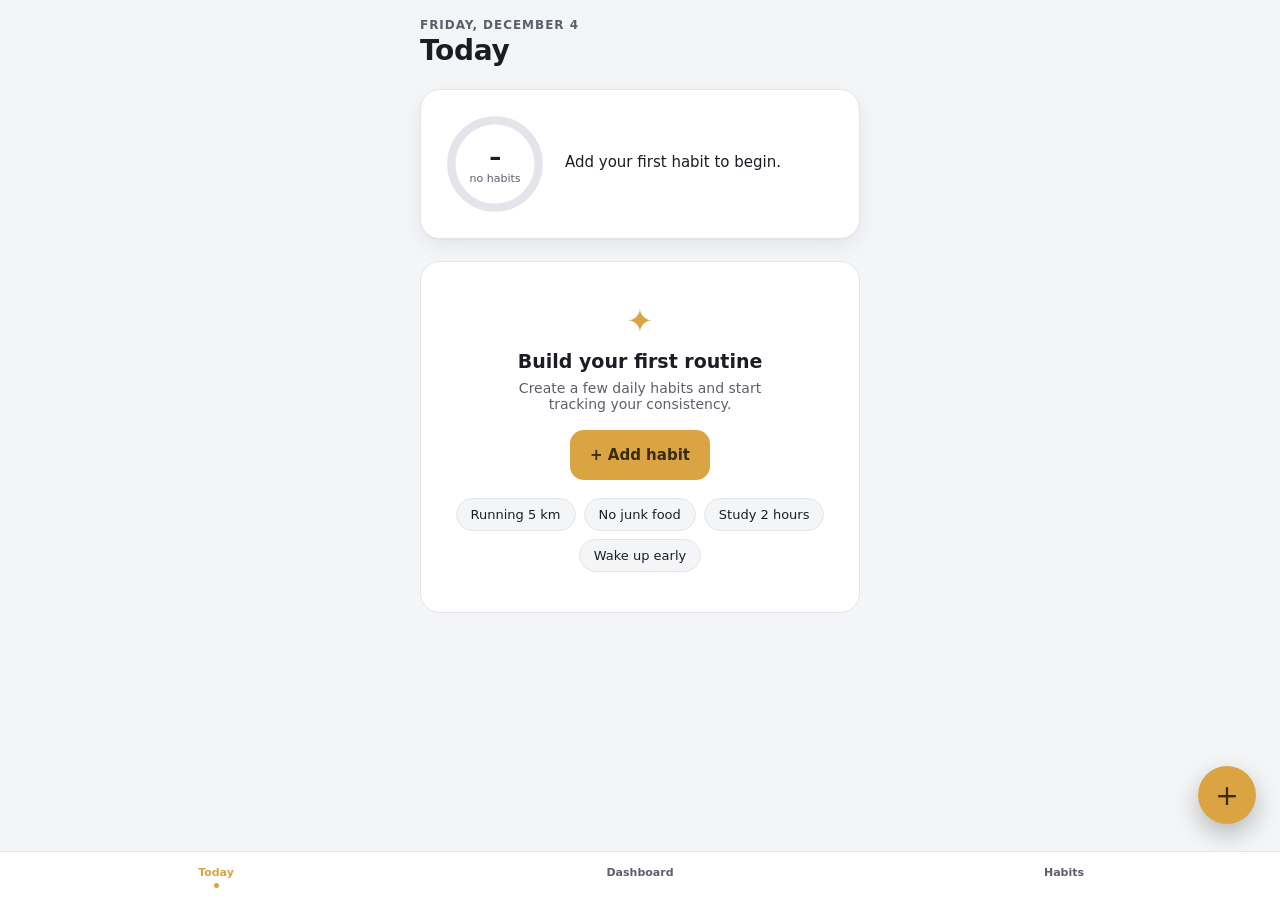
<file: index.html>
<!DOCTYPE html>
<html lang="en">
<head>
<meta charset="UTF-8" />
<meta name="viewport" content="width=device-width, initial-scale=1, viewport-fit=cover" />
<meta name="theme-color" content="#15171F" />
<link rel="manifest" href="manifest.json" />
<title>Discipline Tracker</title>
<style>
  :root{
    color-scheme: light dark;
    --ink-900:#15171F; --ink-800:#1E212C; --ink-700:#2A2E3B;
    --paper-100:#F4F5F7; --paper-000:#FFFFFF;
    --gold:#D9A441; --gold-ink:#3A2B0C;
    --sage:#4F9D8C; --sage-soft:rgba(79,157,140,.16);
    --clay:#C0574B; --clay-soft:rgba(192,87,75,.14);
    --text-onlight:#1B1D24; --text-onlight-dim:#5B5F6B;
    --text-ondark:#ECECF0; --text-ondark-dim:#9A9DAA;
    --radius-lg:20px; --radius-md:14px; --radius-sm:10px;
    --safe-top: env(safe-area-inset-top, 0px);
    --safe-bottom: env(safe-area-inset-bottom, 0px);

    --bg: var(--ink-900); --surface: var(--ink-800);
    --text: var(--text-ondark); --text-dim: var(--text-ondark-dim);
    --border: rgba(255,255,255,.08); --shadow: 0 1px 0 rgba(255,255,255,.03), 0 10px 24px rgba(0,0,0,.35);
  }
  @media (prefers-color-scheme: light){
    :root{
      --bg: var(--paper-100); --surface: var(--paper-000);
      --text: var(--text-onlight); --text-dim: var(--text-onlight-dim);
      --border: #E4E5EA; --shadow: 0 1px 2px rgba(20,20,30,.04), 0 8px 20px rgba(20,20,30,.06);
    }
  }
  *{ box-sizing:border-box; }
  html,body{ margin:0; padding:0; }
  [hidden]{ display:none !important; }
  body{
    background:var(--bg); color:var(--text);
    font-family: system-ui, -apple-system, "Segoe UI", Roboto, sans-serif;
    -webkit-tap-highlight-color: transparent;
    min-height:100vh;
  }
  button, input, textarea{ font-family:inherit; color:inherit; }
  button{ touch-action:manipulation; }
  button{ cursor:pointer; }
  .app-shell{ max-width:480px; margin:0 auto; padding: calc(18px + var(--safe-top)) 20px calc(150px + var(--safe-bottom)); }

  .topbar-row{ display:flex; align-items:flex-start; justify-content:space-between; gap:12px; margin-bottom:22px; }
  .eyebrow{ font-size:12px; font-weight:600; letter-spacing:.08em; text-transform:uppercase; color:var(--text-dim); margin:0 0 2px; }
  .title{ font-size:28px; font-weight:700; margin:0; letter-spacing:-0.01em; }
  .text-btn{ background:none; border:1px solid var(--border); color:var(--text); font-size:14px; font-weight:600; padding:10px 14px; border-radius:999px; min-height:40px; }
  .text-btn:active{ background:var(--surface); }
  .icon-btn{ background:var(--surface); border:1px solid var(--border); width:44px; height:44px; border-radius:50%; font-size:19px; display:flex; align-items:center; justify-content:center; flex:none; }
  .icon-btn:active{ background:var(--border); }
  .section-title{ font-size:15px; font-weight:700; margin:26px 0 12px; }

  /* Score hero */
  .score-hero{ background:var(--surface); border:1px solid var(--border); border-radius:var(--radius-lg); box-shadow:var(--shadow); padding:22px; display:flex; align-items:center; gap:18px; margin-bottom:22px; }
  .score-ring-wrap{ position:relative; width:104px; height:104px; flex:none; }
  .score-ring{ width:100%; height:100%; transform:rotate(-90deg); }
  .score-ring-track{ fill:none; stroke:var(--border); stroke-width:8; }
  .score-ring-fill{ fill:none; stroke:var(--gold); stroke-width:8; stroke-linecap:round; transition:stroke-dashoffset .5s ease; }
  .score-ring-label{ position:absolute; inset:0; display:flex; flex-direction:column; align-items:center; justify-content:center; }
  .score-pct{ font-size:24px; font-weight:700; font-variant-numeric:tabular-nums; letter-spacing:-0.02em; }
  .score-sub{ font-size:11px; color:var(--text-dim); margin-top:1px; }
  .score-body{ flex:1; min-width:0; }
  .score-completed{ font-size:15px; margin:0 0 4px; }
  .score-completed strong{ font-variant-numeric:tabular-nums; }
  .score-formula{ font-size:12px; color:var(--text-dim); margin:0; }

  /* Habit list (Today) */
  .habit-list{ display:flex; flex-direction:column; gap:12px; }
  .habit-card{ background:var(--surface); border:1px solid var(--border); border-radius:var(--radius-lg); box-shadow:var(--shadow); padding:16px; }
  .habit-card-main{ display:flex; align-items:flex-start; gap:12px; margin-bottom:14px; }
  .habit-icon{ font-size:20px; line-height:1; width:32px; height:32px; display:flex; align-items:center; justify-content:center; flex:none; }
  .habit-info{ flex:1; min-width:0; }
  .habit-name{ font-size:16px; font-weight:600; margin:0 0 2px; overflow-wrap:break-word; }
  .habit-desc{ font-size:13px; color:var(--text-dim); margin:0 0 8px; overflow-wrap:break-word; }
  .habit-thread{ display:flex; gap:5px; margin-top:6px; }
  .thread-dot{ width:9px; height:9px; border-radius:3px; background:var(--border); }
  .thread-dot--done{ background:var(--sage); }
  .thread-dot--missed{ background:var(--clay); opacity:.55; }
  .thread-dot--empty{ background:var(--border); }
  .thread-dot--void{ background:transparent; }
  .habit-more{ background:none; border:none; font-size:20px; color:var(--text-dim); padding:6px 8px; margin:-6px -8px 0 0; flex:none; border-radius:8px; }
  .habit-more:active{ background:var(--border); }
  .habit-actions{ display:grid; grid-template-columns:1fr 1fr; gap:10px; }
  .btn-done, .btn-notdone{ min-height:48px; border-radius:var(--radius-md); border:1px solid var(--border); background:transparent; font-size:14px; font-weight:600; }
  .btn-done.is-active{ background:var(--sage-soft); border-color:var(--sage); color:var(--sage); }
  .btn-notdone.is-active{ background:var(--clay-soft); border-color:var(--clay); color:var(--clay); }
  .btn-timer{ width:100%; margin-top:10px; min-height:46px; border-radius:var(--radius-md); border:1px solid var(--gold); background:var(--gold-soft,rgba(217,164,65,.12)); color:var(--gold); font-size:14px; font-weight:600; }

  /* Empty states */
  .empty-state, .no-active-state{ text-align:center; padding:40px 12px; background:var(--surface); border:1px solid var(--border); border-radius:var(--radius-lg); }
  .empty-illustration{ font-size:32px; margin-bottom:10px; color:var(--gold); }
  .empty-state h2{ font-size:19px; margin:0 0 8px; }
  .empty-state p, .no-active-state p{ font-size:14px; color:var(--text-dim); margin:0 0 18px; max-width:32ch; margin-left:auto; margin-right:auto; }
  .suggestion-row{ display:flex; flex-wrap:wrap; gap:8px; justify-content:center; margin-top:18px; }
  .chip{ background:var(--bg); border:1px solid var(--border); border-radius:999px; padding:8px 14px; font-size:13px; color:var(--text); }

  /* Buttons (shared) */
  .btn-primary{ background:var(--gold); color:var(--gold-ink); border:none; min-height:50px; padding:0 20px; border-radius:var(--radius-md); font-size:15px; font-weight:700; }
  .btn-ghost{ background:none; border:1px solid var(--border); color:var(--text); min-height:46px; padding:0 16px; border-radius:var(--radius-md); font-size:14px; font-weight:600; }
  .btn-ghost-danger{ background:none; border:1px solid var(--clay); color:var(--clay); min-height:46px; padding:0 16px; border-radius:var(--radius-md); font-size:14px; font-weight:600; }

  /* FAB */
  .fab{ position:fixed; right:24px; bottom:calc(76px + var(--safe-bottom)); width:58px; height:58px; border-radius:50%; background:var(--gold); color:var(--gold-ink); border:none; font-size:28px; font-weight:400; box-shadow:0 10px 24px rgba(0,0,0,.25); z-index:5; }
  .fab:active{ transform:scale(.94); }

  /* Bottom nav */
  .bottom-nav{ position:fixed; left:0; right:0; bottom:0; background:var(--surface); border-top:1px solid var(--border); display:flex; padding:6px 4px calc(6px + var(--safe-bottom)); z-index:6; }
  .nav-btn{ flex:1; background:none; border:none; padding:8px 4px 6px; display:flex; flex-direction:column; align-items:center; gap:4px; color:var(--text-dim); font-size:11px; font-weight:600; border-radius:12px; }
  .nav-btn.is-active{ color:var(--gold); }
  .nav-dot{ width:5px; height:5px; border-radius:50%; background:currentColor; opacity:0; }
  .nav-btn.is-active .nav-dot{ opacity:1; }

  /* Manage / Habits screen */
  .manage-count{ font-size:13px; color:var(--text-dim); margin:-14px 0 18px; }
  .manage-row{ display:flex; align-items:center; justify-content:space-between; gap:10px; background:var(--surface); border:1px solid var(--border); border-radius:var(--radius-md); padding:12px 14px; margin-bottom:10px; }
  .manage-row-main{ display:flex; align-items:center; gap:10px; min-width:0; }
  .manage-icon{ font-size:17px; flex:none; }
  .manage-name{ font-size:15px; font-weight:600; overflow:hidden; text-overflow:ellipsis; white-space:nowrap; }
  .manage-row-actions{ display:flex; align-items:center; gap:8px; flex:none; }
  .pill{ font-size:12px; font-weight:700; border-radius:999px; padding:7px 12px; border:1px solid; min-height:0; }
  .pill--active{ background:var(--sage-soft); border-color:var(--sage); color:var(--sage); }
  .pill--inactive{ background:var(--bg); border-color:var(--border); color:var(--text-dim); }
  .link-btn{ background:none; border:none; color:var(--gold); font-size:13px; font-weight:700; padding:8px 4px; }

  /* Dashboard: streak row */
  .stat-row{ display:flex; gap:12px; margin-bottom:22px; }
  .stat-card{ flex:1; background:var(--surface); border:1px solid var(--border); border-radius:var(--radius-lg); box-shadow:var(--shadow); padding:16px; text-align:center; }
  .stat-value{ font-size:26px; font-weight:700; font-variant-numeric:tabular-nums; }
  .stat-label{ font-size:12px; color:var(--text-dim); margin-top:2px; }

  /* Dashboard: per-habit consistency */
  .habit-stat-card{ background:var(--surface); border:1px solid var(--border); border-radius:var(--radius-md); padding:14px; margin-bottom:10px; }
  .habit-stat-name{ font-size:15px; font-weight:600; margin:0 0 10px; display:flex; align-items:center; gap:8px; }
  .habit-stat-grid{ display:grid; grid-template-columns:1fr 1fr; gap:10px; }
  .habit-stat-item .v{ font-size:16px; font-weight:700; font-variant-numeric:tabular-nums; }
  .habit-stat-item .l{ font-size:11px; color:var(--text-dim); }
  .muted-note{ font-size:13px; color:var(--text-dim); background:var(--surface); border:1px solid var(--border); border-radius:var(--radius-md); padding:14px; }

  /* Dashboard: weekly bar chart */
  .week-chart{ display:flex; gap:8px; background:var(--surface); border:1px solid var(--border); border-radius:var(--radius-lg); padding:16px 12px 12px; box-shadow:var(--shadow); }
  .week-bar-col{ flex:1; display:flex; flex-direction:column; align-items:center; }
  .week-bar-track{ width:100%; max-width:22px; height:90px; background:var(--bg); border-radius:6px; display:flex; align-items:flex-end; overflow:hidden; }
  .week-bar-fill{ width:100%; background:var(--sage); border-radius:6px 6px 0 0; transition:height .4s ease; min-height:2px; }
  .week-bar-label{ font-size:11px; color:var(--text-dim); margin-top:6px; }
  .week-bar-pct{ font-size:10px; color:var(--text-dim); font-variant-numeric:tabular-nums; }

  /* Dashboard: monthly calendar */
  .cal-weekday-row{ display:grid; grid-template-columns:repeat(7,1fr); text-align:center; font-size:11px; color:var(--text-dim); margin-bottom:6px; }
  .cal-grid{ display:grid; grid-template-columns:repeat(7,1fr); gap:6px; }
  .cal-cell{ aspect-ratio:1; border-radius:8px; display:flex; align-items:center; justify-content:center; font-size:11px; font-variant-numeric:tabular-nums; border:1px solid var(--border); color:var(--text-dim); }
  .cal-cell--blank{ border:none; }
  .cal-cell--future{ border-style:dashed; opacity:.4; }
  .cal-cell--void{ opacity:.4; }
  .cal-cell--l0{ background:var(--bg); }
  .cal-cell--l1{ background:rgba(79,157,140,.22); border-color:transparent; color:var(--text); }
  .cal-cell--l2{ background:rgba(79,157,140,.45); border-color:transparent; color:var(--text); }
  .cal-cell--l3{ background:rgba(79,157,140,.7); border-color:transparent; color:var(--text-ondark); }
  .cal-cell--l4{ background:var(--sage); border-color:transparent; color:var(--text-ondark); font-weight:700; }
  .cal-cell--today{ outline:2px solid var(--gold); outline-offset:1px; }

  /* Dashboard: score trio */
  .score-trio{ display:flex; gap:10px; margin-bottom:16px; }
  .score-card{ flex:1; background:var(--surface); border:1px solid var(--border); border-radius:var(--radius-lg); box-shadow:var(--shadow); padding:14px; text-align:center; }
  .score-card .v{ font-size:22px; font-weight:700; font-variant-numeric:tabular-nums; }
  .score-card .l{ font-size:11px; color:var(--text-dim); margin:2px 0 8px; }
  .score-card details{ text-align:left; }
  .score-card summary{ font-size:11px; color:var(--gold); cursor:pointer; list-style:none; }
  .score-card summary::-webkit-details-marker{ display:none; }
  .score-card details p{ font-size:11px; color:var(--text-dim); margin:6px 0 0; }

  /* Dashboard: trend */
  .trend-card{ background:var(--surface); border:1px solid var(--border); border-radius:var(--radius-lg); box-shadow:var(--shadow); padding:16px; display:flex; align-items:center; justify-content:space-between; gap:10px; }
  .trend-label{ font-size:16px; font-weight:700; }
  .trend-diff{ font-size:13px; color:var(--text-dim); font-variant-numeric:tabular-nums; }
  .trend-note{ font-size:12px; color:var(--text-dim); margin:8px 0 0; }

  /* Dashboard: achievements */
  .achv-grid{ display:grid; grid-template-columns:repeat(3,1fr); gap:10px; }
  .achv-badge{ background:var(--surface); border:1px solid var(--border); border-radius:var(--radius-md); padding:12px 8px; text-align:center; opacity:.35; }
  .achv-badge.unlocked{ opacity:1; border-color:var(--gold); background:rgba(217,164,65,.1); }
  .achv-icon{ font-size:20px; margin-bottom:4px; }
  .achv-label{ font-size:10.5px; font-weight:600; line-height:1.25; }

  /* Dashboard: personal records */
  .records-list{ background:var(--surface); border:1px solid var(--border); border-radius:var(--radius-lg); box-shadow:var(--shadow); padding:6px 16px; }
  .record-row{ display:flex; justify-content:space-between; align-items:center; padding:12px 0; border-bottom:1px solid var(--border); font-size:14px; }
  .record-row:last-child{ border-bottom:none; }
  .record-row .v{ font-weight:700; font-variant-numeric:tabular-nums; }

  /* Sheet */
  .sheet-overlay{ position:fixed; inset:0; background:rgba(10,10,15,.5); display:flex; align-items:flex-end; z-index:10; }
  .sheet{ width:100%; max-width:480px; margin:0 auto; background:var(--bg); border-radius:24px 24px 0 0; padding:22px 20px calc(22px + var(--safe-bottom)); max-height:88vh; overflow-y:auto; }
  .sheet h2{ font-size:20px; margin:0 0 18px; }
  .field{ display:block; margin-bottom:14px; }
  .field-label{ display:block; font-size:13px; font-weight:600; color:var(--text-dim); margin-bottom:6px; }
  .field input, .field textarea, .field select{ width:100%; background:var(--surface); border:1px solid var(--border); border-radius:var(--radius-sm); padding:12px 14px; font-size:16px; }
  .field textarea{ resize:vertical; min-height:60px; }
  .sheet-error{ background:var(--clay-soft); color:var(--clay); font-size:13px; font-weight:600; padding:10px 12px; border-radius:var(--radius-sm); margin:0 0 14px; }
  .sheet-actions{ display:flex; flex-wrap:wrap; gap:10px; margin-top:6px; }
  .sheet-actions .btn-primary{ flex:1; min-width:120px; }
  .sheet-secondary-row{ display:flex; gap:10px; margin-bottom:10px; }
  .sheet-secondary-row .btn-ghost, .sheet-secondary-row .btn-ghost-danger{ flex:1; }
  .reminder-row{ display:flex; gap:10px; }
  .reminder-row .field{ flex:1; }
  .reminder-row select{ width:100%; background:var(--surface); border:1px solid var(--border); border-radius:var(--radius-sm); padding:12px 10px; font-size:14px; }

  .ring-overlay{ position:fixed; inset:0; background:var(--ink-900); z-index:50; display:flex; flex-direction:column; align-items:center; justify-content:center; gap:14px; padding:24px; text-align:center; }
  .ring-icon{ font-size:64px; }
  .ring-time{ font-size:40px; font-weight:700; color:#ECECF0; font-variant-numeric:tabular-nums; }
  .ring-label{ font-size:16px; color:#9A9DAA; margin-bottom:10px; }
  .ring-stop-btn{ width:180px; }
  @media (prefers-reduced-motion:no-preference){
    .ring-icon{ animation: ringPulse .6s ease-in-out infinite; }
    .ring-overlay{ animation: ringFlash 1.4s ease-in-out infinite; }
  }
  @keyframes ringPulse{ 0%,100%{ transform:scale(1);} 50%{ transform:scale(1.2);} }
  @keyframes ringFlash{ 0%,100%{ background:var(--ink-900);} 50%{ background:#241812;} }

  @media (prefers-reduced-motion:no-preference){
    .habit-card{ animation: rise .3s ease both; }
  }
  @keyframes rise{ from{ opacity:0; transform:translateY(6px);} to{ opacity:1; transform:none;} }
</style>
</head>
<body>
<noscript>This app needs JavaScript enabled to work.</noscript>

<div class="app-shell">

  <!-- TODAY SCREEN -->
  <main id="todayScreen">
    <div class="topbar-row">
      <div>
        <p class="eyebrow" id="dateEyebrow"></p>
        <h1 class="title">Today</h1>
      </div>
    </div>

    <section class="score-hero" id="scoreHero" aria-live="polite"></section>

    <div class="empty-state" id="emptyState" hidden>
      <div class="empty-illustration">&#10022;</div>
      <h2>Build your first routine</h2>
      <p>Create a few daily habits and start tracking your consistency.</p>
      <button class="btn-primary" id="emptyAddBtn">+ Add habit</button>
      <div class="suggestion-row">
        <button class="chip" data-suggest="Running 5 km">Running 5 km</button>
        <button class="chip" data-suggest="No junk food">No junk food</button>
        <button class="chip" data-suggest="Study 2 hours">Study 2 hours</button>
        <button class="chip" data-suggest="Wake up early">Wake up early</button>
      </div>
    </div>

    <div class="no-active-state" id="noActiveState" hidden>
      <p>All your habits are currently disabled. Open the <strong>Habits</strong> tab below to turn one back on.</p>
    </div>

    <div class="habit-list" id="habitList"></div>
  </main>

  <!-- DASHBOARD SCREEN -->
  <main id="dashboardScreen" hidden>
    <div class="topbar-row">
      <div>
        <p class="eyebrow">Overview</p>
        <h1 class="title">Dashboard</h1>
      </div>
    </div>

    <div id="dashEmpty" class="empty-state" hidden>
      <div class="empty-illustration">&#9652;</div>
      <h2>Nothing to show yet</h2>
      <p>Add a habit and mark a few days to see your dashboard come to life.</p>
    </div>

    <div id="dashContent" hidden>
      <section class="score-hero" id="dashTodayScore"></section>

      <section class="stat-row" id="streakRow"></section>

      <h2 class="section-title">Your habits</h2>
      <div id="habitConsistencyList"></div>

      <h2 class="section-title">This week</h2>
      <div class="week-chart" id="weekChart"></div>

      <h2 class="section-title">This month</h2>
      <div class="cal-weekday-row"><span>S</span><span>M</span><span>T</span><span>W</span><span>T</span><span>F</span><span>S</span></div>
      <div class="cal-grid" id="calGrid"></div>

      <h2 class="section-title">Scores</h2>
      <div class="score-trio" id="scoreTrio"></div>
      <div class="trend-card" id="trendCard"></div>

      <h2 class="section-title">Achievements</h2>
      <div class="achv-grid" id="achvGrid"></div>

      <h2 class="section-title">Personal records</h2>
      <div class="records-list" id="recordsList"></div>
    </div>
  </main>

  <!-- HABITS SCREEN -->
  <main id="habitsScreen" hidden>
    <div class="topbar-row">
      <div>
        <p class="eyebrow">Manage</p>
        <h1 class="title">Your habits</h1>
      </div>
    </div>
    <p class="manage-count" id="manageCount"></p>
    <div id="manageList"></div>
  </main>

  <button class="fab" id="fabAddBtn" aria-label="Add habit">+</button>
</div>

<nav class="bottom-nav">
  <button class="nav-btn is-active" data-screen="today"><span>Today</span><span class="nav-dot"></span></button>
  <button class="nav-btn" data-screen="dashboard"><span>Dashboard</span><span class="nav-dot"></span></button>
  <button class="nav-btn" data-screen="habits"><span>Habits</span><span class="nav-dot"></span></button>
</nav>

<!-- ADD / EDIT SHEET -->
<div class="sheet-overlay" id="sheetOverlay" hidden>
  <div class="sheet" role="dialog" aria-modal="true" aria-labelledby="sheetTitle">
    <h2 id="sheetTitle">Add habit</h2>
    <p class="sheet-error" id="sheetError" hidden></p>

    <div class="field">
      <label class="field-label" for="habitNameInput">Habit name</label>
      <input id="habitNameInput" maxlength="60" placeholder='e.g. &quot;Running 5 km&quot;' />
    </div>
    <div class="field">
      <label class="field-label" for="habitIconInput">Icon (optional)</label>
      <input id="habitIconInput" maxlength="8" placeholder="&#127939;" />
    </div>
    <div class="field">
      <label class="field-label" for="habitDescInput">Description / target (optional)</label>
      <textarea id="habitDescInput" maxlength="120" placeholder="e.g. Before 7 AM, 5 days a week"></textarea>
    </div>
    <div class="field">
      <label class="field-label" for="habitTimerInput">Timer length in minutes (optional)</label>
      <input type="number" id="habitTimerInput" inputmode="numeric" min="1" max="600" placeholder="e.g. 10" />
    </div>
    <div class="field">
      <label class="field-label" for="habitReminderTime">Reminder time (optional)</label>
      <input type="time" id="habitReminderTime" />
    </div>
    <div class="field" id="snoozeFieldsRow" style="display:flex; gap:10px;">
      <div style="flex:1;">
        <label class="field-label" for="habitSnoozeInterval">Ring again after</label>
        <select id="habitSnoozeInterval">
          <option value="1">1 min</option>
          <option value="3">3 min</option>
          <option value="5">5 min</option>
          <option value="10">10 min</option>
          <option value="15">15 min</option>
          <option value="20">20 min</option>
          <option value="30">30 min</option>
        </select>
      </div>
      <div style="flex:1;">
        <label class="field-label" for="habitSnoozeCount">Repeat if not stopped</label>
        <select id="habitSnoozeCount">
          <option value="0">Don't repeat</option>
          <option value="1">1 time</option>
          <option value="3">3 times</option>
          <option value="5">5 times</option>
          <option value="10">10 times</option>
        </select>
      </div>
    </div>

    <div class="sheet-secondary-row" id="editOnlyRow" hidden>
      <button class="btn-ghost" id="toggleActiveBtn">Disable</button>
      <button class="btn-ghost-danger" id="deleteHabitBtn">Delete</button>
    </div>

    <div class="sheet-actions">
      <button class="btn-ghost" id="cancelSheetBtn">Cancel</button>
      <button class="btn-primary" id="saveHabitBtn">Save</button>
    </div>
  </div>
</div>

<!-- RINGING REMINDER -->
<div class="ring-overlay" id="ringOverlay" hidden role="alertdialog" aria-modal="true">
  <div class="ring-icon">&#9200;</div>
  <div class="ring-time" id="ringAlarmTime"></div>
  <div class="ring-label" id="ringAlarmLabel"></div>
  <button class="btn-primary ring-stop-btn" id="stopRingBtn">Stop</button>
</div>

<!-- HABIT TIMER -->
<div class="ring-overlay" id="timerOverlay" hidden role="alertdialog" aria-modal="true">
  <div class="ring-label" id="timerHabitName"></div>
  <div class="ring-time" id="timerDisplay" style="font-size:56px;"></div>
  <div id="timerRunningRow" style="display:flex; gap:12px;">
    <button class="btn-ghost" id="timerPauseBtn">Pause</button>
    <button class="btn-ghost-danger" id="timerCancelBtn">Cancel</button>
  </div>
  <div id="timerFinishedRow" hidden style="display:flex; flex-direction:column; gap:12px; align-items:center;">
    <div class="ring-label">Time's up!</div>
    <div class="ring-label" id="timerSnoozeNote" style="font-size:13px;"></div>
    <button class="btn-primary ring-stop-btn" id="timerMarkDoneBtn">Mark habit done</button>
    <button class="btn-ghost" id="timerCloseBtn">Close</button>
  </div>
</div>

<script>
(function(){
  "use strict";

  var MAX_ACTIVE = 10;
  var KEYS = { habits:'dt_habits_v1', records:'dt_records_v1' };

  // ---------- storage ----------
  function loadHabits(){
    try { var raw = localStorage.getItem(KEYS.habits); return raw ? JSON.parse(raw) : []; }
    catch(e){ return []; }
  }
  function saveHabits(list){
    try { localStorage.setItem(KEYS.habits, JSON.stringify(list)); }
    catch(e){ alert('Could not save that habit. Your browser storage may be full or disabled.'); }
  }
  function loadRecords(){
    try { var raw = localStorage.getItem(KEYS.records); return raw ? JSON.parse(raw) : {}; }
    catch(e){ return {}; }
  }
  function saveRecords(rec){
    try { localStorage.setItem(KEYS.records, JSON.stringify(rec)); }
    catch(e){ alert('Could not save that entry. Your browser storage may be full or disabled.'); }
  }

  var habits = loadHabits();
  var records = loadRecords();

  // ---------- date helpers ----------
  function getLocalDateString(d){
    d = d || new Date();
    var y = d.getFullYear(), m = String(d.getMonth()+1).padStart(2,'0'), day = String(d.getDate()).padStart(2,'0');
    return y + '-' + m + '-' + day;
  }
  function todayStr(){ return getLocalDateString(new Date()); }
  function dateFromISO(iso){ return new Date(iso + 'T00:00:00'); }
  function makeId(){ return 'h_' + Date.now().toString(36) + '_' + Math.random().toString(36).slice(2,8); }
  function currentHM(){
    var d = new Date();
    return String(d.getHours()).padStart(2,'0') + ':' + String(d.getMinutes()).padStart(2,'0');
  }
  function formatTime12(hm){
    var parts = hm.split(':'); var h = parseInt(parts[0],10); var m = parts[1];
    var suffix = h >= 12 ? 'PM' : 'AM';
    var h12 = h % 12; if (h12 === 0) h12 = 12;
    return h12 + ':' + m + ' ' + suffix;
  }

  // ---------- ring sound + vibration ----------
  var audioCtx = null;
  function unlockAudio(){
    if (audioCtx) return;
    try { audioCtx = new (window.AudioContext || window.webkitAudioContext)(); } catch(e){}
  }
  document.addEventListener('click', unlockAudio, { once:true });

  var ringLoopTimer = null;
  function beep(startTime, freq){
    if (!audioCtx) return;
    var osc = audioCtx.createOscillator();
    var gain = audioCtx.createGain();
    osc.type = 'square';
    osc.frequency.value = freq;
    gain.gain.setValueAtTime(0, startTime);
    gain.gain.linearRampToValueAtTime(0.5, startTime + 0.005);
    gain.gain.setValueAtTime(0.5, startTime + 0.11);
    gain.gain.linearRampToValueAtTime(0, startTime + 0.14);
    osc.connect(gain); gain.connect(audioCtx.destination);
    osc.start(startTime); osc.stop(startTime + 0.15);
  }
  function playTriplet(baseTime){
    // three sharp, rapid-fire beeps - the classic "wake up now" pattern
    beep(baseTime, 1000);
    beep(baseTime + 0.18, 1000);
    beep(baseTime + 0.36, 1000);
  }
  function startRingSound(){
    if (!audioCtx){ try { audioCtx = new (window.AudioContext || window.webkitAudioContext)(); } catch(e){ return; } }
    if (audioCtx.state === 'suspended'){ audioCtx.resume(); }
    stopRingSound();
    playTriplet(audioCtx.currentTime);
    ringLoopTimer = setInterval(function(){
      playTriplet(audioCtx.currentTime);
    }, 700);
  }
  function stopRingSound(){
    if (ringLoopTimer){ clearInterval(ringLoopTimer); ringLoopTimer = null; }
  }

  var vibrateTimer = null;
  function startVibrate(){
    if (!navigator.vibrate) return;
    navigator.vibrate([300,150,300,150,300]);
    vibrateTimer = setInterval(function(){ navigator.vibrate([300,150,300,150,300]); }, 1200);
  }
  function stopVibrate(){
    if (vibrateTimer){ clearInterval(vibrateTimer); vibrateTimer = null; }
    if (navigator.vibrate) navigator.vibrate(0);
  }

  // ---------- habit reminders (clock-time, with snooze) ----------
  var REMINDER_BURST_MS = 25000; // each "ring" lasts 25 seconds, then goes quiet until the next snooze
  var firedThisMinute = {};
  var reminderRing = null; // { habitId, snoozeIntervalMin, snoozesLeft }
  var reminderBurstTimeoutId = null;
  var reminderSnoozeTimeoutId = null;

  function checkReminders(){
    var hm = currentHM();
    habits.forEach(function(h){
      if (!h.active || !h.reminderTime) return;
      if (h.reminderTime === hm && firedThisMinute[h.id] !== hm){
        firedThisMinute[h.id] = hm;
        triggerReminder(h);
      }
    });
  }
  function triggerReminder(h){
    clearReminderTimeouts();
    reminderRing = {
      habitId: h.id,
      snoozeIntervalMin: h.snoozeInterval || 5,
      snoozesLeft: (typeof h.snoozeCount === 'number') ? h.snoozeCount : 0
    };
    ringAlarmTime.textContent = formatTime12(h.reminderTime);
    ringAlarmLabel.textContent = h.name;
    ringOverlay.hidden = false;
    fireReminderBurst();
  }
  function fireReminderBurst(){
    startRingSound();
    startVibrate();
    reminderBurstTimeoutId = setTimeout(function(){
      stopRingSound();
      stopVibrate();
      scheduleReminderSnooze();
    }, REMINDER_BURST_MS);
  }
  function scheduleReminderSnooze(){
    if (reminderRing && reminderRing.snoozesLeft > 0){
      reminderSnoozeTimeoutId = setTimeout(function(){
        if (!reminderRing) return;
        reminderRing.snoozesLeft--;
        fireReminderBurst();
      }, reminderRing.snoozeIntervalMin * 60000);
    }
  }
  function clearReminderTimeouts(){
    if (reminderBurstTimeoutId){ clearTimeout(reminderBurstTimeoutId); reminderBurstTimeoutId = null; }
    if (reminderSnoozeTimeoutId){ clearTimeout(reminderSnoozeTimeoutId); reminderSnoozeTimeoutId = null; }
  }
  function dismissRing(){
    stopRingSound();
    stopVibrate();
    clearReminderTimeouts();
    ringOverlay.hidden = true;
    reminderRing = null;
  }

  // ---------- habit timer ----------
  var timerState = null;
  var timerIntervalId = null;
  var snoozeTimeoutId = null;
  var ringBurstTimeoutId = null;
  var RING_BURST_MS = 25000; // each "ring" lasts 25 seconds before going quiet
  function pad2(n){ return String(n).padStart(2,'0'); }
  function renderTimerDisplay(){
    var m = Math.floor(timerState.remaining / 60);
    var s = timerState.remaining % 60;
    timerDisplay.textContent = pad2(m) + ':' + pad2(s);
  }
  function startTimer(habitId){
    var h = habits.find(function(x){ return x.id === habitId; });
    if (!h || !h.duration) return;
    stopTimerInterval();
    timerState = { habitId: habitId, remaining: h.duration * 60, paused: false, snoozesLeft: 0 };
    timerHabitName.textContent = h.name;
    timerPauseBtn.textContent = 'Pause';
    renderTimerDisplay();
    timerRunningRow.hidden = false;
    timerFinishedRow.hidden = true;
    timerOverlay.hidden = false;
    timerIntervalId = setInterval(tickTimer, 1000);
  }
  function tickTimer(){
    if (!timerState || timerState.paused) return;
    timerState.remaining--;
    if (timerState.remaining <= 0){
      timerState.remaining = 0;
      renderTimerDisplay();
      finishTimer();
      return;
    }
    renderTimerDisplay();
  }
  function stopTimerInterval(){
    if (timerIntervalId){ clearInterval(timerIntervalId); timerIntervalId = null; }
  }
  function finishTimer(){
    stopTimerInterval();
    var h = habits.find(function(x){ return x.id === timerState.habitId; });
    timerState.snoozeIntervalMin = (h && h.snoozeInterval) ? h.snoozeInterval : 5;
    timerState.snoozesLeft = (h && typeof h.snoozeCount === 'number') ? h.snoozeCount : 0;
    timerRunningRow.hidden = true;
    timerFinishedRow.hidden = false;
    ringBurst();
  }
  function ringBurst(){
    startRingSound();
    startVibrate();
    timerSnoozeNote.textContent = timerState.snoozesLeft > 0
      ? 'Ringing now. Will ring again in ' + timerState.snoozeIntervalMin + ' min if not stopped (' + timerState.snoozesLeft + ' more time' + (timerState.snoozesLeft === 1 ? '' : 's') + ').'
      : 'Ringing now.';
    clearRingBurstTimeout();
    ringBurstTimeoutId = setTimeout(function(){
      stopRingSound();
      stopVibrate();
      scheduleSnooze();
    }, RING_BURST_MS);
  }
  function scheduleSnooze(){
    clearSnoozeTimeout();
    if (timerState && timerState.snoozesLeft > 0){
      timerSnoozeNote.textContent = 'Quiet for now \u2014 will ring again in ' + timerState.snoozeIntervalMin + ' min (' + timerState.snoozesLeft + ' more time' + (timerState.snoozesLeft === 1 ? '' : 's') + ') unless you stop it.';
      snoozeTimeoutId = setTimeout(function(){
        if (!timerState) return;
        timerState.snoozesLeft--;
        ringBurst();
      }, timerState.snoozeIntervalMin * 60000);
    } else if (timerState){
      timerSnoozeNote.textContent = 'Done ringing.';
    }
  }
  function clearSnoozeTimeout(){ if (snoozeTimeoutId){ clearTimeout(snoozeTimeoutId); snoozeTimeoutId = null; } }
  function clearRingBurstTimeout(){ if (ringBurstTimeoutId){ clearTimeout(ringBurstTimeoutId); ringBurstTimeoutId = null; } }
  function closeTimer(){
    stopTimerInterval();
    stopRingSound();
    stopVibrate();
    clearSnoozeTimeout();
    clearRingBurstTimeout();
    timerOverlay.hidden = true;
    timerState = null;
  }

  function escapeHtml(str){
    return String(str == null ? '' : str).replace(/[&<>"']/g, function(c){
      return {'&':'&amp;','<':'&lt;','>':'&gt;','"':'&quot;',"'":'&#39;'}[c];
    });
  }
  function clamp(n,min,max){ return Math.max(min, Math.min(max, n)); }
  function activeCount(){ return habits.filter(function(h){ return h.active; }).length; }
  function earliestHabitDate(){
    if (!habits.length) return null;
    return habits.reduce(function(m,h){ return h.createdDate < m ? h.createdDate : m; }, habits[0].createdDate);
  }

  // ---------- record status ----------
  function getRecordStatus(habitId, dateStr){
    return (records[dateStr] && records[dateStr][habitId]) || 'unanswered';
  }
  function setRecordStatus(habitId, dateStr, status){
    if (!records[dateStr]) records[dateStr] = {};
    if (status === 'unanswered'){
      delete records[dateStr][habitId];
      if (Object.keys(records[dateStr]).length === 0) delete records[dateStr];
    } else {
      records[dateStr][habitId] = status;
    }
    saveRecords(records);
  }
  function computeDailyScore(dateStr){
    var applicable = habits.filter(function(h){ return h.active && h.createdDate <= dateStr; });
    var total = applicable.length;
    if (total === 0) return { completed:0, total:0, percent:null };
    var completed = applicable.filter(function(h){ return getRecordStatus(h.id, dateStr) === 'completed'; }).length;
    return { completed:completed, total:total, percent:Math.round(completed/total*100) };
  }

  // ---------- streak helpers (generic) ----------
  function currentStreakFor(isGoodFn, sinceDate){
    var streak = 0;
    var cursor = new Date();
    var ds = getLocalDateString(cursor);
    if (!isGoodFn(ds)) cursor.setDate(cursor.getDate()-1);
    while (true){
      ds = getLocalDateString(cursor);
      if (sinceDate && ds < sinceDate) break;
      if (isGoodFn(ds)){ streak++; cursor.setDate(cursor.getDate()-1); }
      else break;
    }
    return streak;
  }
  function bestStreakFor(isGoodFn, sinceDate){
    if (!sinceDate) return 0;
    var cursor = dateFromISO(sinceDate);
    var end = new Date();
    var run = 0, best = 0;
    while (cursor <= end){
      var ds = getLocalDateString(cursor);
      if (isGoodFn(ds)){ run++; if (run > best) best = run; }
      else { run = 0; }
      cursor.setDate(cursor.getDate()+1);
    }
    return best;
  }
  function isStreakDay(ds){
    var rec = records[ds];
    if (!rec) return false;
    return Object.keys(rec).some(function(hid){ return rec[hid] === 'completed'; });
  }
  function computeOverallCurrentStreak(){ return currentStreakFor(isStreakDay, earliestHabitDate()); }
  function computeOverallBestStreak(){ return bestStreakFor(isStreakDay, earliestHabitDate()); }

  // ---------- per-habit stats ----------
  function computeHabitStats(h){
    var since = h.createdDate, end = new Date();
    var cursor = dateFromISO(since);
    var totalDays = 0, completedDays = 0;
    while (cursor <= end){
      totalDays++;
      if (getRecordStatus(h.id, getLocalDateString(cursor)) === 'completed') completedDays++;
      cursor.setDate(cursor.getDate()+1);
    }
    var percent = totalDays > 0 ? Math.round(completedDays/totalDays*100) : 0;
    var isGood = function(ds){ return getRecordStatus(h.id, ds) === 'completed'; };
    return {
      totalDays: totalDays, completedDays: completedDays, percent: percent,
      current: currentStreakFor(isGood, since), best: bestStreakFor(isGood, since)
    };
  }

  // ---------- range rates ----------
  function rateOverLastNDays(n, offset){
    var vals = [];
    var today = new Date();
    for (var i = offset + n - 1; i >= offset; i--){
      var d = new Date(today); d.setDate(d.getDate()-i);
      var s = computeDailyScore(getLocalDateString(d));
      if (s.total > 0) vals.push(s.percent);
    }
    if (!vals.length) return null;
    return Math.round(vals.reduce(function(a,b){ return a+b; },0) / vals.length);
  }
  function last7Rate(){ return rateOverLastNDays(7,0); }
  function previous7Rate(){ return rateOverLastNDays(7,7); }
  function overallRate(){
    var since = earliestHabitDate();
    if (!since) return null;
    var cursor = dateFromISO(since), end = new Date();
    var totalC = 0, totalA = 0;
    while (cursor <= end){
      var s = computeDailyScore(getLocalDateString(cursor));
      totalC += s.completed; totalA += s.total;
      cursor.setDate(cursor.getDate()+1);
    }
    return totalA > 0 ? Math.round(totalC/totalA*100) : null;
  }

  // ---------- scores ----------
  function computeDisciplineScore(){
    var l7 = last7Rate();
    if (l7 === null) return null;
    var overall = overallRate();
    var streakFactor = Math.min(computeOverallCurrentStreak()/30, 1) * 100;
    var ov = overall === null ? l7 : overall;
    return Math.round(0.5*l7 + 0.25*streakFactor + 0.25*ov);
  }
  function computeConsistencyScore(){
    var since = earliestHabitDate();
    if (!since) return null;
    var cursor = dateFromISO(since), end = new Date();
    var totalDays = 0, streakDays = 0;
    while (cursor <= end){
      totalDays++;
      if (isStreakDay(getLocalDateString(cursor))) streakDays++;
      cursor.setDate(cursor.getDate()+1);
    }
    var streakRate = totalDays > 0 ? streakDays/totalDays*100 : 0;
    var ov = overallRate();
    return ov === null ? Math.round(streakRate) : Math.round(0.6*streakRate + 0.4*ov);
  }
  function computeGrowthScore(){
    var l7 = last7Rate();
    if (l7 === null) return null;
    var p7 = previous7Rate();
    if (p7 === null) return l7;
    return clamp(Math.round(50 + (l7-p7)/2), 0, 100);
  }
  function computeTrend(){
    var l7 = last7Rate(), p7 = previous7Rate();
    if (l7 === null || p7 === null) return null;
    var diff = l7 - p7;
    var label = diff > 5 ? 'Improving' : diff < -5 ? 'Declining' : 'Stable';
    return { label: label, diff: diff };
  }

  // ---------- achievements & records ----------
  function computeAchievements(){
    var since = earliestHabitDate();
    var best80 = false, best100 = false, daysTracked = 0;
    var bestStreakAll = computeOverallBestStreak();
    if (since){
      var cursor = dateFromISO(since), end = new Date();
      while (cursor <= end){
        var s = computeDailyScore(getLocalDateString(cursor));
        if (s.total > 0){
          if (s.percent >= 80) best80 = true;
          if (s.percent >= 100) best100 = true;
        }
        daysTracked++;
        cursor.setDate(cursor.getDate()+1);
      }
    }
    return [
      { icon:'\u2b50', label:'First Day', unlocked: bestStreakAll >= 1 },
      { icon:'\ud83d\udd25', label:'3 Day Streak', unlocked: bestStreakAll >= 3 },
      { icon:'\ud83d\udd25', label:'7 Day Streak', unlocked: bestStreakAll >= 7 },
      { icon:'\ud83d\udd25', label:'14 Day Streak', unlocked: bestStreakAll >= 14 },
      { icon:'\ud83c\udfc6', label:'30 Day Streak', unlocked: bestStreakAll >= 30 },
      { icon:'\ud83d\udcaa', label:'80% Day', unlocked: best80 },
      { icon:'\ud83d\udcaf', label:'100% Day', unlocked: best100 },
      { icon:'\ud83d\udcc5', label:'7 Days Tracked', unlocked: daysTracked >= 7 },
      { icon:'\ud83d\uddd3\ufe0f', label:'30 Days Tracked', unlocked: daysTracked >= 30 }
    ];
  }
  function computePersonalRecords(){
    var totalCompleted = 0;
    Object.keys(records).forEach(function(ds){
      Object.keys(records[ds]).forEach(function(hid){ if (records[ds][hid] === 'completed') totalCompleted++; });
    });
    var since = earliestHabitDate();
    var bestDay = 0, daysTracked = 0;
    if (since){
      var cursor = dateFromISO(since), end = new Date();
      while (cursor <= end){
        var s = computeDailyScore(getLocalDateString(cursor));
        if (s.total > 0 && s.percent > bestDay) bestDay = s.percent;
        daysTracked++;
        cursor.setDate(cursor.getDate()+1);
      }
    }
    var mostConsistent = null, mostConsistentPct = -1;
    habits.filter(function(h){ return h.active; }).forEach(function(h){
      var stats = computeHabitStats(h);
      if (stats.totalDays >= 3 && stats.percent > mostConsistentPct){ mostConsistentPct = stats.percent; mostConsistent = h; }
    });
    return {
      bestDay: bestDay, bestStreak: computeOverallBestStreak(),
      mostConsistentName: mostConsistent ? mostConsistent.name : null, mostConsistentPct: mostConsistent ? mostConsistentPct : null,
      totalCompleted: totalCompleted, daysTracked: daysTracked
    };
  }

  // ---------- DOM refs ----------
  var dateEyebrow = document.getElementById('dateEyebrow');
  var scoreHero = document.getElementById('scoreHero');
  var habitListEl = document.getElementById('habitList');
  var emptyStateEl = document.getElementById('emptyState');
  var noActiveStateEl = document.getElementById('noActiveState');
  var todayScreen = document.getElementById('todayScreen');
  var dashboardScreen = document.getElementById('dashboardScreen');
  var habitsScreen = document.getElementById('habitsScreen');
  var dashEmpty = document.getElementById('dashEmpty');
  var dashContent = document.getElementById('dashContent');
  var manageList = document.getElementById('manageList');
  var manageCount = document.getElementById('manageCount');
  var fabAddBtn = document.getElementById('fabAddBtn');
  var sheetOverlay = document.getElementById('sheetOverlay');
  var sheetTitle = document.getElementById('sheetTitle');
  var sheetError = document.getElementById('sheetError');
  var habitNameInput = document.getElementById('habitNameInput');
  var habitIconInput = document.getElementById('habitIconInput');
  var habitDescInput = document.getElementById('habitDescInput');
  var habitTimerInput = document.getElementById('habitTimerInput');
  var habitReminderTime = document.getElementById('habitReminderTime');
  var habitSnoozeInterval = document.getElementById('habitSnoozeInterval');
  var habitSnoozeCount = document.getElementById('habitSnoozeCount');
  var editOnlyRow = document.getElementById('editOnlyRow');
  var toggleActiveBtn = document.getElementById('toggleActiveBtn');
  var ringOverlay = document.getElementById('ringOverlay');
  var ringAlarmTime = document.getElementById('ringAlarmTime');
  var ringAlarmLabel = document.getElementById('ringAlarmLabel');
  var stopRingBtn = document.getElementById('stopRingBtn');
  var timerOverlay = document.getElementById('timerOverlay');
  var timerHabitName = document.getElementById('timerHabitName');
  var timerDisplay = document.getElementById('timerDisplay');
  var timerRunningRow = document.getElementById('timerRunningRow');
  var timerFinishedRow = document.getElementById('timerFinishedRow');
  var timerSnoozeNote = document.getElementById('timerSnoozeNote');
  var timerPauseBtn = document.getElementById('timerPauseBtn');
  var timerCancelBtn = document.getElementById('timerCancelBtn');
  var timerMarkDoneBtn = document.getElementById('timerMarkDoneBtn');
  var timerCloseBtn = document.getElementById('timerCloseBtn');

  var sheetMode = 'add';
  var currentEditId = null;
  var currentScreen = 'today';

  // ---------- Today rendering ----------
  function renderScoreHeroInto(el, dateStr, subLabel){
    var s = computeDailyScore(dateStr);
    var r = 42, circumference = 2*Math.PI*r;
    var pct = s.percent == null ? 0 : s.percent;
    var offset = circumference * (1 - pct/100);
    el.innerHTML =
      '<div class="score-ring-wrap">' +
        '<svg viewBox="0 0 100 100" class="score-ring">' +
          '<circle cx="50" cy="50" r="' + r + '" class="score-ring-track"></circle>' +
          '<circle cx="50" cy="50" r="' + r + '" class="score-ring-fill" style="stroke-dasharray:' + circumference + ';stroke-dashoffset:' + offset + '"></circle>' +
        '</svg>' +
        '<div class="score-ring-label">' +
          '<div class="score-pct">' + (s.total === 0 ? '\u2013' : pct + '%') + '</div>' +
          '<div class="score-sub">' + (s.total === 0 ? 'no habits' : subLabel) + '</div>' +
        '</div>' +
      '</div>' +
      '<div class="score-body">' +
        (s.total === 0
          ? '<p class="score-completed">Add your first habit to begin.</p>'
          : '<p class="score-completed">Completed <strong>' + s.completed + ' / ' + s.total + '</strong></p>' +
            '<p class="score-formula">= completed \u00F7 active habits, \u00D7 100</p>') +
      '</div>';
  }

  function renderThread(habitId, createdDate){
    var out = '';
    var today = new Date();
    for (var i = 6; i >= 0; i--){
      var d = new Date(today); d.setDate(d.getDate()-i);
      var ds = getLocalDateString(d);
      var cls = 'thread-dot';
      if (createdDate && ds < createdDate){
        cls += ' thread-dot--void';
      } else {
        var status = getRecordStatus(habitId, ds);
        cls += status === 'completed' ? ' thread-dot--done' : status === 'missed' ? ' thread-dot--missed' : ' thread-dot--empty';
      }
      out += '<span class="' + cls + '"></span>';
    }
    return out;
  }

  function renderHabitList(){
    if (habits.length === 0){
      emptyStateEl.hidden = false; noActiveStateEl.hidden = true;
      habitListEl.hidden = true; habitListEl.innerHTML = '';
      return;
    }
    emptyStateEl.hidden = true;
    var active = habits.filter(function(h){ return h.active; }).sort(function(a,b){ return a.order - b.order; });
    if (active.length === 0){
      noActiveStateEl.hidden = false;
      habitListEl.hidden = true; habitListEl.innerHTML = '';
      return;
    }
    noActiveStateEl.hidden = true;
    habitListEl.hidden = false;
    var today = todayStr();
    habitListEl.innerHTML = active.map(function(h){
      var status = getRecordStatus(h.id, today);
      return (
        '<div class="habit-card" data-id="' + h.id + '">' +
          '<div class="habit-card-main">' +
            '<div class="habit-icon">' + (escapeHtml(h.icon) || '\u2022') + '</div>' +
            '<div class="habit-info">' +
              '<p class="habit-name">' + escapeHtml(h.name) + '</p>' +
              (h.description ? '<p class="habit-desc">' + escapeHtml(h.description) + '</p>' : '') +
              '<div class="habit-thread">' + renderThread(h.id, h.createdDate) + '</div>' +
            '</div>' +
            '<button class="habit-more" data-action="edit" aria-label="Edit ' + escapeHtml(h.name) + '">\u22EF</button>' +
          '</div>' +
          '<div class="habit-actions">' +
            '<button class="btn-done' + (status==='completed'?' is-active':'') + '" data-action="done" aria-pressed="' + (status==='completed') + '">\u2705 Done</button>' +
            '<button class="btn-notdone' + (status==='missed'?' is-active':'') + '" data-action="notdone" aria-pressed="' + (status==='missed') + '">\u274C Not done</button>' +
          '</div>' +
          (h.duration ? '<button class="btn-timer" data-action="timer">\u23F1\uFE0F Start ' + h.duration + '-min timer</button>' : '') +
        '</div>'
      );
    }).join('');
  }

  function renderToday(){
    dateEyebrow.textContent = new Date().toLocaleDateString(undefined, { weekday:'long', month:'long', day:'numeric' });
    renderScoreHeroInto(scoreHero, todayStr(), 'today');
    renderHabitList();
  }

  // ---------- Habits screen rendering ----------
  function renderManageList(){
    manageCount.textContent = activeCount() + ' of ' + MAX_ACTIVE + ' active';
    var sorted = habits.slice().sort(function(a,b){
      if (a.active !== b.active) return a.active ? -1 : 1;
      return a.order - b.order;
    });
    if (sorted.length === 0){
      manageList.innerHTML = '<p style="color:var(--text-dim);font-size:14px;">No habits yet. Tap + to add one.</p>';
      return;
    }
    manageList.innerHTML = sorted.map(function(h){
      return (
        '<div class="manage-row">' +
          '<div class="manage-row-main">' +
            '<span class="manage-icon">' + (escapeHtml(h.icon) || '\u2022') + '</span>' +
            '<span class="manage-name">' + escapeHtml(h.name) + '</span>' +
          '</div>' +
          '<div class="manage-row-actions">' +
            '<button class="pill ' + (h.active ? 'pill--active' : 'pill--inactive') + '" data-toggle="' + h.id + '">' + (h.active ? 'Active' : 'Disabled') + '</button>' +
            '<button class="link-btn" data-edit="' + h.id + '">Edit</button>' +
          '</div>' +
        '</div>'
      );
    }).join('');
  }

  // ---------- Dashboard rendering ----------
  function renderWeekChart(){
    var out = '';
    var today = new Date();
    for (var i = 6; i >= 0; i--){
      var d = new Date(today); d.setDate(d.getDate()-i);
      var ds = getLocalDateString(d);
      var s = computeDailyScore(ds);
      var pct = s.total === 0 ? 0 : s.percent;
      var label = d.toLocaleDateString(undefined, { weekday:'narrow' });
      out += '<div class="week-bar-col">' +
        '<div class="week-bar-track"><div class="week-bar-fill" style="height:' + pct + '%"></div></div>' +
        '<div class="week-bar-label">' + label + '</div>' +
        '<div class="week-bar-pct">' + (s.total === 0 ? '\u2013' : pct + '%') + '</div>' +
      '</div>';
    }
    return out;
  }

  function renderCalGrid(){
    var now = new Date();
    var year = now.getFullYear(), month = now.getMonth();
    var firstDay = new Date(year, month, 1);
    var daysInMonth = new Date(year, month+1, 0).getDate();
    var startWeekday = firstDay.getDay();
    var out = '';
    for (var b = 0; b < startWeekday; b++) out += '<div class="cal-cell cal-cell--blank"></div>';
    var todayVal = todayStr();
    for (var day = 1; day <= daysInMonth; day++){
      var ds = getLocalDateString(new Date(year, month, day));
      var cls = 'cal-cell';
      if (ds > todayVal){
        cls += ' cal-cell--future';
      } else {
        var s = computeDailyScore(ds);
        if (s.total === 0) cls += ' cal-cell--void';
        else {
          var p = s.percent;
          cls += p === 0 ? ' cal-cell--l0' : p < 40 ? ' cal-cell--l1' : p < 70 ? ' cal-cell--l2' : p < 100 ? ' cal-cell--l3' : ' cal-cell--l4';
        }
      }
      if (ds === todayVal) cls += ' cal-cell--today';
      out += '<div class="' + cls + '">' + day + '</div>';
    }
    return out;
  }

  function renderDashboard(){
    if (habits.length === 0){
      dashEmpty.hidden = false; dashContent.hidden = true;
      return;
    }
    dashEmpty.hidden = true; dashContent.hidden = false;

    renderScoreHeroInto(document.getElementById('dashTodayScore'), todayStr(), 'today');

    var curStreak = computeOverallCurrentStreak(), bestStreak = computeOverallBestStreak();
    document.getElementById('streakRow').innerHTML =
      '<div class="stat-card"><div class="stat-value">' + curStreak + '</div><div class="stat-label">Current streak (days)</div></div>' +
      '<div class="stat-card"><div class="stat-value">' + bestStreak + '</div><div class="stat-label">Best streak (days)</div></div>';

    var activeHabits = habits.filter(function(h){ return h.active; });
    document.getElementById('habitConsistencyList').innerHTML = activeHabits.length === 0
      ? '<p class="muted-note">No active habits right now.</p>'
      : activeHabits.map(function(h){
          var st = computeHabitStats(h);
          return '<div class="habit-stat-card">' +
            '<p class="habit-stat-name">' + (escapeHtml(h.icon) || '\u2022') + ' ' + escapeHtml(h.name) + '</p>' +
            '<div class="habit-stat-grid">' +
              '<div class="habit-stat-item"><div class="v">' + st.percent + '%</div><div class="l">Consistency (' + st.completedDays + '/' + st.totalDays + ' days)</div></div>' +
              '<div class="habit-stat-item"><div class="v">' + st.current + ' days</div><div class="l">Current streak</div></div>' +
              '<div class="habit-stat-item"><div class="v">' + st.best + ' days</div><div class="l">Best streak</div></div>' +
              '<div class="habit-stat-item"><div class="v">' + st.totalDays + '</div><div class="l">Days tracked</div></div>' +
            '</div>' +
          '</div>';
        }).join('');

    document.getElementById('weekChart').innerHTML = renderWeekChart();
    document.getElementById('calGrid').innerHTML = renderCalGrid();

    var disc = computeDisciplineScore(), cons = computeConsistencyScore(), grow = computeGrowthScore();
    function scoreCard(label, val, explain){
      return '<div class="score-card"><div class="v">' + (val===null?'\u2013':val) + '</div><div class="l">' + label + '</div>' +
        '<details><summary>How this works</summary><p>' + explain + '</p></details></div>';
    }
    document.getElementById('scoreTrio').innerHTML =
      scoreCard('Discipline', disc, '50% your last 7 days\u2019 completion + 25% current streak (capped at 30 days) + 25% all-time completion. An app-generated progress metric, not a scientific measurement.') +
      scoreCard('Consistency', cons, '60% of days you completed at least one habit + 40% your all-time completion rate. Measures how regularly you show up, not how hard the habits are.') +
      scoreCard('Growth', grow, 'Starts at 50 (neutral) and moves with how your last 7 days compare to the 7 days before that. An estimate of momentum, not a measure of real potential.');

    var trend = computeTrend();
    var trendCard = document.getElementById('trendCard');
    if (trend === null){
      trendCard.innerHTML = '<div><p class="trend-label">Not enough data yet</p><p class="trend-note">Check back after two full weeks of tracking to see your trend.</p></div>';
    } else {
      trendCard.innerHTML = '<div><p class="trend-label">' + trend.label + '</p><p class="trend-note">Last 7 days vs. the 7 before that</p></div>' +
        '<div class="trend-diff">' + (trend.diff >= 0 ? '+' : '') + trend.diff + '%</div>';
    }

    document.getElementById('achvGrid').innerHTML = computeAchievements().map(function(a){
      return '<div class="achv-badge' + (a.unlocked ? ' unlocked' : '') + '"><div class="achv-icon">' + a.icon + '</div><div class="achv-label">' + a.label + '</div></div>';
    }).join('');

    var rec = computePersonalRecords();
    document.getElementById('recordsList').innerHTML =
      '<div class="record-row"><span>Best daily score</span><span class="v">' + rec.bestDay + '%</span></div>' +
      '<div class="record-row"><span>Best streak</span><span class="v">' + rec.bestStreak + ' days</span></div>' +
      '<div class="record-row"><span>Most consistent habit</span><span class="v">' + (rec.mostConsistentName ? escapeHtml(rec.mostConsistentName) + ' (' + rec.mostConsistentPct + '%)' : '\u2013') + '</span></div>' +
      '<div class="record-row"><span>Total habits completed</span><span class="v">' + rec.totalCompleted + '</span></div>' +
      '<div class="record-row"><span>Total days tracked</span><span class="v">' + rec.daysTracked + '</span></div>';
  }

  // ---------- screens ----------
  function showScreen(name){
    currentScreen = name;
    todayScreen.hidden = name !== 'today';
    dashboardScreen.hidden = name !== 'dashboard';
    habitsScreen.hidden = name !== 'habits';
    fabAddBtn.hidden = name === 'dashboard';
    document.querySelectorAll('.nav-btn').forEach(function(btn){
      btn.classList.toggle('is-active', btn.dataset.screen === name);
    });
    if (name === 'today') renderToday();
    else if (name === 'dashboard') renderDashboard();
    else if (name === 'habits') renderManageList();
  }

  // ---------- sheet ----------
  function showSheetError(msg){ sheetError.textContent = msg; sheetError.hidden = false; }
  function clearSheetError(){ sheetError.hidden = true; sheetError.textContent = ''; }

  function openAddSheet(prefillName){
    sheetMode = 'add'; currentEditId = null;
    sheetTitle.textContent = 'Add habit';
    habitNameInput.value = prefillName || '';
    habitIconInput.value = '';
    habitDescInput.value = '';
    habitTimerInput.value = '';
    habitReminderTime.value = '';
    habitSnoozeInterval.value = '5';
    habitSnoozeCount.value = '3';
    editOnlyRow.hidden = true;
    clearSheetError();
    sheetOverlay.hidden = false;
  }
  function openEditSheet(habitId){
    var h = habits.find(function(x){ return x.id === habitId; });
    if (!h) return;
    sheetMode = 'edit'; currentEditId = habitId;
    sheetTitle.textContent = 'Edit habit';
    habitNameInput.value = h.name;
    habitIconInput.value = h.icon || '';
    habitDescInput.value = h.description || '';
    habitTimerInput.value = h.duration ? h.duration : '';
    habitReminderTime.value = h.reminderTime || '';
    habitSnoozeInterval.value = h.snoozeInterval ? String(h.snoozeInterval) : '5';
    habitSnoozeCount.value = (typeof h.snoozeCount === 'number') ? String(h.snoozeCount) : '3';
    editOnlyRow.hidden = false;
    toggleActiveBtn.textContent = h.active ? 'Disable' : 'Enable';
    clearSheetError();
    sheetOverlay.hidden = false;
  }
  function closeSheet(){ sheetOverlay.hidden = true; }

  function handleSaveHabit(){
    var name = habitNameInput.value.trim();
    if (!name){ showSheetError('Please enter a habit name.'); return; }
    var iconRaw = habitIconInput.value.trim();
    var icon = Array.from(iconRaw).slice(0,2).join('');
    var description = habitDescInput.value.trim().slice(0,120);
    var durationRaw = parseInt(habitTimerInput.value, 10);
    var duration = (isFinite(durationRaw) && durationRaw > 0) ? Math.min(durationRaw, 600) : null;
    var reminderTime = habitReminderTime.value || null;
    var snoozeInterval = parseInt(habitSnoozeInterval.value, 10) || 5;
    var snoozeCount = parseInt(habitSnoozeCount.value, 10) || 0;

    if (sheetMode === 'add'){
      if (activeCount() >= MAX_ACTIVE){
        showSheetError('You already have ' + MAX_ACTIVE + ' active habits. Disable or delete one before adding another.');
        return;
      }
      habits.push({ id:makeId(), name:name, icon:icon, description:description, duration:duration, reminderTime:reminderTime, snoozeInterval:snoozeInterval, snoozeCount:snoozeCount, createdDate:todayStr(), active:true, order:habits.length });
    } else {
      var h = habits.find(function(x){ return x.id === currentEditId; });
      if (h){ h.name = name; h.icon = icon; h.description = description; h.duration = duration; h.reminderTime = reminderTime; h.snoozeInterval = snoozeInterval; h.snoozeCount = snoozeCount; }
    }
    saveHabits(habits);
    closeSheet();
    showScreen(currentScreen);
  }

  function handleToggleActive(){
    var h = habits.find(function(x){ return x.id === currentEditId; });
    if (!h) return;
    if (!h.active && activeCount() >= MAX_ACTIVE){
      showSheetError('You already have ' + MAX_ACTIVE + ' active habits. Disable another one before re-enabling this.');
      return;
    }
    h.active = !h.active;
    saveHabits(habits);
    closeSheet();
    showScreen(currentScreen);
  }

  function handleDeleteHabit(){
    var h = habits.find(function(x){ return x.id === currentEditId; });
    if (!h) return;
    var ok = confirm('Delete "' + h.name + '"? It will be removed from your habit list, though its past records stay in storage. Consider Disable instead if you might want it back.');
    if (!ok) return;
    habits = habits.filter(function(x){ return x.id !== currentEditId; });
    saveHabits(habits);
    closeSheet();
    showScreen(currentScreen);
  }

  // ---------- events ----------
  document.querySelectorAll('.nav-btn').forEach(function(btn){
    btn.addEventListener('click', function(){ showScreen(btn.dataset.screen); });
  });
  fabAddBtn.addEventListener('click', function(){ openAddSheet(); });
  document.getElementById('emptyAddBtn').addEventListener('click', function(){ openAddSheet(); });
  document.getElementById('cancelSheetBtn').addEventListener('click', closeSheet);
  document.getElementById('saveHabitBtn').addEventListener('click', handleSaveHabit);
  toggleActiveBtn.addEventListener('click', handleToggleActive);
  document.getElementById('deleteHabitBtn').addEventListener('click', handleDeleteHabit);
  habitNameInput.addEventListener('keydown', function(e){ if (e.key === 'Enter') handleSaveHabit(); });
  sheetOverlay.addEventListener('click', function(e){ if (e.target === sheetOverlay) closeSheet(); });

  document.querySelectorAll('.chip').forEach(function(chip){
    chip.addEventListener('click', function(){ openAddSheet(chip.dataset.suggest); });
  });

  habitListEl.addEventListener('click', function(e){
    var btn = e.target.closest('[data-action]');
    if (!btn) return;
    var card = btn.closest('.habit-card');
    var id = card.dataset.id;
    var action = btn.dataset.action;
    if (action === 'edit'){ openEditSheet(id); return; }
    if (action === 'timer'){ startTimer(id); return; }
    var newStatus = action === 'done' ? 'completed' : 'missed';
    var current = getRecordStatus(id, todayStr());
    setRecordStatus(id, todayStr(), current === newStatus ? 'unanswered' : newStatus);
    renderToday();
  });

  manageList.addEventListener('click', function(e){
    var toggleBtn = e.target.closest('[data-toggle]');
    var editBtn = e.target.closest('[data-edit]');
    if (toggleBtn){
      var id = toggleBtn.dataset.toggle;
      var h = habits.find(function(x){ return x.id === id; });
      if (!h) return;
      if (!h.active && activeCount() >= MAX_ACTIVE){
        alert('You already have ' + MAX_ACTIVE + ' active habits. Disable another one first.');
        return;
      }
      h.active = !h.active;
      saveHabits(habits);
      renderManageList();
    } else if (editBtn){
      openEditSheet(editBtn.dataset.edit);
    }
  });

  stopRingBtn.addEventListener('click', dismissRing);

  timerPauseBtn.addEventListener('click', function(){
    if (!timerState) return;
    timerState.paused = !timerState.paused;
    timerPauseBtn.textContent = timerState.paused ? 'Resume' : 'Pause';
  });
  timerCancelBtn.addEventListener('click', closeTimer);
  timerCloseBtn.addEventListener('click', closeTimer);
  timerMarkDoneBtn.addEventListener('click', function(){
    if (timerState){
      setRecordStatus(timerState.habitId, todayStr(), 'completed');
      renderToday();
    }
    closeTimer();
  });

  // ---------- init ----------
  checkReminders();
  setInterval(checkReminders, 15000);
  showScreen('today');
})();
</script>
<script>
  if ('serviceWorker' in navigator) {
    window.addEventListener('load', function () {
      navigator.serviceWorker.register('service-worker.js').catch(function (err) {
        console.warn('Service worker registration failed:', err);
      });
    });
  }
</script>
</body>
</html>
</file>
<file: styles.css>
:root{
    color-scheme: light dark;
    --ink-900:#15171F; --ink-800:#1E212C; --ink-700:#2A2E3B;
    --paper-100:#F4F5F7; --paper-000:#FFFFFF;
    --gold:#D9A441; --gold-ink:#3A2B0C;
    --sage:#4F9D8C; --sage-soft:rgba(79,157,140,.16);
    --clay:#C0574B; --clay-soft:rgba(192,87,75,.14);
    --text-onlight:#1B1D24; --text-onlight-dim:#5B5F6B;
    --text-ondark:#ECECF0; --text-ondark-dim:#9A9DAA;
    --radius-lg:20px; --radius-md:14px; --radius-sm:10px;
    --safe-top: env(safe-area-inset-top, 0px);
    --safe-bottom: env(safe-area-inset-bottom, 0px);

    --bg: var(--ink-900); --surface: var(--ink-800);
    --text: var(--text-ondark); --text-dim: var(--text-ondark-dim);
    --border: rgba(255,255,255,.08); --shadow: 0 1px 0 rgba(255,255,255,.03), 0 10px 24px rgba(0,0,0,.35);
  }
  @media (prefers-color-scheme: light){
    :root{
      --bg: var(--paper-100); --surface: var(--paper-000);
      --text: var(--text-onlight); --text-dim: var(--text-onlight-dim);
      --border: #E4E5EA; --shadow: 0 1px 2px rgba(20,20,30,.04), 0 8px 20px rgba(20,20,30,.06);
    }
  }
  *{ box-sizing:border-box; }
  html,body{ margin:0; padding:0; }
  [hidden]{ display:none !important; }
  body{
    background:var(--bg); color:var(--text);
    font-family: system-ui, -apple-system, "Segoe UI", Roboto, sans-serif;
    -webkit-tap-highlight-color: transparent;
    min-height:100vh;
  }
  button, input, textarea{ font-family:inherit; color:inherit; }
  button{ cursor:pointer; }
  .app-shell{ max-width:480px; margin:0 auto; padding: calc(18px + var(--safe-top)) 20px calc(150px + var(--safe-bottom)); }

  .topbar-row{ display:flex; align-items:flex-start; justify-content:space-between; gap:12px; margin-bottom:22px; }
  .eyebrow{ font-size:12px; font-weight:600; letter-spacing:.08em; text-transform:uppercase; color:var(--text-dim); margin:0 0 2px; }
  .title{ font-size:28px; font-weight:700; margin:0; letter-spacing:-0.01em; }
  .text-btn{ background:none; border:1px solid var(--border); color:var(--text); font-size:14px; font-weight:600; padding:10px 14px; border-radius:999px; min-height:40px; }
  .text-btn:active{ background:var(--surface); }
  .section-title{ font-size:15px; font-weight:700; margin:26px 0 12px; }

  /* Score hero */
  .score-hero{ background:var(--surface); border:1px solid var(--border); border-radius:var(--radius-lg); box-shadow:var(--shadow); padding:22px; display:flex; align-items:center; gap:18px; margin-bottom:22px; }
  .score-ring-wrap{ position:relative; width:104px; height:104px; flex:none; }
  .score-ring{ width:100%; height:100%; transform:rotate(-90deg); }
  .score-ring-track{ fill:none; stroke:var(--border); stroke-width:8; }
  .score-ring-fill{ fill:none; stroke:var(--gold); stroke-width:8; stroke-linecap:round; transition:stroke-dashoffset .5s ease; }
  .score-ring-label{ position:absolute; inset:0; display:flex; flex-direction:column; align-items:center; justify-content:center; }
  .score-pct{ font-size:24px; font-weight:700; font-variant-numeric:tabular-nums; letter-spacing:-0.02em; }
  .score-sub{ font-size:11px; color:var(--text-dim); margin-top:1px; }
  .score-body{ flex:1; min-width:0; }
  .score-completed{ font-size:15px; margin:0 0 4px; }
  .score-completed strong{ font-variant-numeric:tabular-nums; }
  .score-formula{ font-size:12px; color:var(--text-dim); margin:0; }

  /* Habit list (Today) */
  .habit-list{ display:flex; flex-direction:column; gap:12px; }
  .habit-card{ background:var(--surface); border:1px solid var(--border); border-radius:var(--radius-lg); box-shadow:var(--shadow); padding:16px; }
  .habit-card-main{ display:flex; align-items:flex-start; gap:12px; margin-bottom:14px; }
  .habit-icon{ font-size:20px; line-height:1; width:32px; height:32px; display:flex; align-items:center; justify-content:center; flex:none; }
  .habit-info{ flex:1; min-width:0; }
  .habit-name{ font-size:16px; font-weight:600; margin:0 0 2px; overflow-wrap:break-word; }
  .habit-desc{ font-size:13px; color:var(--text-dim); margin:0 0 8px; overflow-wrap:break-word; }
  .habit-thread{ display:flex; gap:5px; margin-top:6px; }
  .thread-dot{ width:9px; height:9px; border-radius:3px; background:var(--border); }
  .thread-dot--done{ background:var(--sage); }
  .thread-dot--missed{ background:var(--clay); opacity:.55; }
  .thread-dot--empty{ background:var(--border); }
  .thread-dot--void{ background:transparent; }
  .habit-more{ background:none; border:none; font-size:20px; color:var(--text-dim); padding:6px 8px; margin:-6px -8px 0 0; flex:none; border-radius:8px; }
  .habit-more:active{ background:var(--border); }
  .habit-actions{ display:grid; grid-template-columns:1fr 1fr; gap:10px; }
  .btn-done, .btn-notdone{ min-height:48px; border-radius:var(--radius-md); border:1px solid var(--border); background:transparent; font-size:14px; font-weight:600; }
  .btn-done.is-active{ background:var(--sage-soft); border-color:var(--sage); color:var(--sage); }
  .btn-notdone.is-active{ background:var(--clay-soft); border-color:var(--clay); color:var(--clay); }

  /* Empty states */
  .empty-state, .no-active-state{ text-align:center; padding:40px 12px; background:var(--surface); border:1px solid var(--border); border-radius:var(--radius-lg); }
  .empty-illustration{ font-size:32px; margin-bottom:10px; color:var(--gold); }
  .empty-state h2{ font-size:19px; margin:0 0 8px; }
  .empty-state p, .no-active-state p{ font-size:14px; color:var(--text-dim); margin:0 0 18px; max-width:32ch; margin-left:auto; margin-right:auto; }
  .suggestion-row{ display:flex; flex-wrap:wrap; gap:8px; justify-content:center; margin-top:18px; }
  .chip{ background:var(--bg); border:1px solid var(--border); border-radius:999px; padding:8px 14px; font-size:13px; color:var(--text); }

  /* Buttons (shared) */
  .btn-primary{ background:var(--gold); color:var(--gold-ink); border:none; min-height:50px; padding:0 20px; border-radius:var(--radius-md); font-size:15px; font-weight:700; }
  .btn-ghost{ background:none; border:1px solid var(--border); color:var(--text); min-height:46px; padding:0 16px; border-radius:var(--radius-md); font-size:14px; font-weight:600; }
  .btn-ghost-danger{ background:none; border:1px solid var(--clay); color:var(--clay); min-height:46px; padding:0 16px; border-radius:var(--radius-md); font-size:14px; font-weight:600; }

  /* FAB */
  .fab{ position:fixed; right:24px; bottom:calc(76px + var(--safe-bottom)); width:58px; height:58px; border-radius:50%; background:var(--gold); color:var(--gold-ink); border:none; font-size:28px; font-weight:400; box-shadow:0 10px 24px rgba(0,0,0,.25); z-index:5; }
  .fab:active{ transform:scale(.94); }

  /* Bottom nav */
  .bottom-nav{ position:fixed; left:0; right:0; bottom:0; background:var(--surface); border-top:1px solid var(--border); display:flex; padding:6px 4px calc(6px + var(--safe-bottom)); z-index:6; }
  .nav-btn{ flex:1; background:none; border:none; padding:8px 4px 6px; display:flex; flex-direction:column; align-items:center; gap:4px; color:var(--text-dim); font-size:11px; font-weight:600; border-radius:12px; }
  .nav-btn.is-active{ color:var(--gold); }
  .nav-dot{ width:5px; height:5px; border-radius:50%; background:currentColor; opacity:0; }
  .nav-btn.is-active .nav-dot{ opacity:1; }

  /* Manage / Habits screen */
  .manage-count{ font-size:13px; color:var(--text-dim); margin:-14px 0 18px; }
  .manage-row{ display:flex; align-items:center; justify-content:space-between; gap:10px; background:var(--surface); border:1px solid var(--border); border-radius:var(--radius-md); padding:12px 14px; margin-bottom:10px; }
  .manage-row-main{ display:flex; align-items:center; gap:10px; min-width:0; }
  .manage-icon{ font-size:17px; flex:none; }
  .manage-name{ font-size:15px; font-weight:600; overflow:hidden; text-overflow:ellipsis; white-space:nowrap; }
  .manage-row-actions{ display:flex; align-items:center; gap:8px; flex:none; }
  .pill{ font-size:12px; font-weight:700; border-radius:999px; padding:7px 12px; border:1px solid; min-height:0; }
  .pill--active{ background:var(--sage-soft); border-color:var(--sage); color:var(--sage); }
  .pill--inactive{ background:var(--bg); border-color:var(--border); color:var(--text-dim); }
  .link-btn{ background:none; border:none; color:var(--gold); font-size:13px; font-weight:700; padding:8px 4px; }

  /* Dashboard: streak row */
  .stat-row{ display:flex; gap:12px; margin-bottom:22px; }
  .stat-card{ flex:1; background:var(--surface); border:1px solid var(--border); border-radius:var(--radius-lg); box-shadow:var(--shadow); padding:16px; text-align:center; }
  .stat-value{ font-size:26px; font-weight:700; font-variant-numeric:tabular-nums; }
  .stat-label{ font-size:12px; color:var(--text-dim); margin-top:2px; }

  /* Dashboard: per-habit consistency */
  .habit-stat-card{ background:var(--surface); border:1px solid var(--border); border-radius:var(--radius-md); padding:14px; margin-bottom:10px; }
  .habit-stat-name{ font-size:15px; font-weight:600; margin:0 0 10px; display:flex; align-items:center; gap:8px; }
  .habit-stat-grid{ display:grid; grid-template-columns:1fr 1fr; gap:10px; }
  .habit-stat-item .v{ font-size:16px; font-weight:700; font-variant-numeric:tabular-nums; }
  .habit-stat-item .l{ font-size:11px; color:var(--text-dim); }
  .muted-note{ font-size:13px; color:var(--text-dim); background:var(--surface); border:1px solid var(--border); border-radius:var(--radius-md); padding:14px; }

  /* Dashboard: weekly bar chart */
  .week-chart{ display:flex; gap:8px; background:var(--surface); border:1px solid var(--border); border-radius:var(--radius-lg); padding:16px 12px 12px; box-shadow:var(--shadow); }
  .week-bar-col{ flex:1; display:flex; flex-direction:column; align-items:center; }
  .week-bar-track{ width:100%; max-width:22px; height:90px; background:var(--bg); border-radius:6px; display:flex; align-items:flex-end; overflow:hidden; }
  .week-bar-fill{ width:100%; background:var(--sage); border-radius:6px 6px 0 0; transition:height .4s ease; min-height:2px; }
  .week-bar-label{ font-size:11px; color:var(--text-dim); margin-top:6px; }
  .week-bar-pct{ font-size:10px; color:var(--text-dim); font-variant-numeric:tabular-nums; }

  /* Dashboard: monthly calendar */
  .cal-weekday-row{ display:grid; grid-template-columns:repeat(7,1fr); text-align:center; font-size:11px; color:var(--text-dim); margin-bottom:6px; }
  .cal-grid{ display:grid; grid-template-columns:repeat(7,1fr); gap:6px; }
  .cal-cell{ aspect-ratio:1; border-radius:8px; display:flex; align-items:center; justify-content:center; font-size:11px; font-variant-numeric:tabular-nums; border:1px solid var(--border); color:var(--text-dim); }
  .cal-cell--blank{ border:none; }
  .cal-cell--future{ border-style:dashed; opacity:.4; }
  .cal-cell--void{ opacity:.4; }
  .cal-cell--l0{ background:var(--bg); }
  .cal-cell--l1{ background:rgba(79,157,140,.22); border-color:transparent; color:var(--text); }
  .cal-cell--l2{ background:rgba(79,157,140,.45); border-color:transparent; color:var(--text); }
  .cal-cell--l3{ background:rgba(79,157,140,.7); border-color:transparent; color:var(--text-ondark); }
  .cal-cell--l4{ background:var(--sage); border-color:transparent; color:var(--text-ondark); font-weight:700; }
  .cal-cell--today{ outline:2px solid var(--gold); outline-offset:1px; }

  /* Dashboard: score trio */
  .score-trio{ display:flex; gap:10px; margin-bottom:16px; }
  .score-card{ flex:1; background:var(--surface); border:1px solid var(--border); border-radius:var(--radius-lg); box-shadow:var(--shadow); padding:14px; text-align:center; }
  .score-card .v{ font-size:22px; font-weight:700; font-variant-numeric:tabular-nums; }
  .score-card .l{ font-size:11px; color:var(--text-dim); margin:2px 0 8px; }
  .score-card details{ text-align:left; }
  .score-card summary{ font-size:11px; color:var(--gold); cursor:pointer; list-style:none; }
  .score-card summary::-webkit-details-marker{ display:none; }
  .score-card details p{ font-size:11px; color:var(--text-dim); margin:6px 0 0; }

  /* Dashboard: trend */
  .trend-card{ background:var(--surface); border:1px solid var(--border); border-radius:var(--radius-lg); box-shadow:var(--shadow); padding:16px; display:flex; align-items:center; justify-content:space-between; gap:10px; }
  .trend-label{ font-size:16px; font-weight:700; }
  .trend-diff{ font-size:13px; color:var(--text-dim); font-variant-numeric:tabular-nums; }
  .trend-note{ font-size:12px; color:var(--text-dim); margin:8px 0 0; }

  /* Dashboard: achievements */
  .achv-grid{ display:grid; grid-template-columns:repeat(3,1fr); gap:10px; }
  .achv-badge{ background:var(--surface); border:1px solid var(--border); border-radius:var(--radius-md); padding:12px 8px; text-align:center; opacity:.35; }
  .achv-badge.unlocked{ opacity:1; border-color:var(--gold); background:rgba(217,164,65,.1); }
  .achv-icon{ font-size:20px; margin-bottom:4px; }
  .achv-label{ font-size:10.5px; font-weight:600; line-height:1.25; }

  /* Dashboard: personal records */
  .records-list{ background:var(--surface); border:1px solid var(--border); border-radius:var(--radius-lg); box-shadow:var(--shadow); padding:6px 16px; }
  .record-row{ display:flex; justify-content:space-between; align-items:center; padding:12px 0; border-bottom:1px solid var(--border); font-size:14px; }
  .record-row:last-child{ border-bottom:none; }
  .record-row .v{ font-weight:700; font-variant-numeric:tabular-nums; }

  /* Sheet */
  .sheet-overlay{ position:fixed; inset:0; background:rgba(10,10,15,.5); display:flex; align-items:flex-end; z-index:10; }
  .sheet{ width:100%; max-width:480px; margin:0 auto; background:var(--bg); border-radius:24px 24px 0 0; padding:22px 20px calc(22px + var(--safe-bottom)); max-height:88vh; overflow-y:auto; }
  .sheet h2{ font-size:20px; margin:0 0 18px; }
  .field{ display:block; margin-bottom:14px; }
  .field-label{ display:block; font-size:13px; font-weight:600; color:var(--text-dim); margin-bottom:6px; }
  .field input, .field textarea{ width:100%; background:var(--surface); border:1px solid var(--border); border-radius:var(--radius-sm); padding:12px 14px; font-size:16px; }
  .field textarea{ resize:vertical; min-height:60px; }
  .sheet-error{ background:var(--clay-soft); color:var(--clay); font-size:13px; font-weight:600; padding:10px 12px; border-radius:var(--radius-sm); margin:0 0 14px; }
  .sheet-actions{ display:flex; flex-wrap:wrap; gap:10px; margin-top:6px; }
  .sheet-actions .btn-primary{ flex:1; min-width:120px; }
  .sheet-secondary-row{ display:flex; gap:10px; margin-bottom:10px; }
  .sheet-secondary-row .btn-ghost, .sheet-secondary-row .btn-ghost-danger{ flex:1; }

  @media (prefers-reduced-motion:no-preference){
    .habit-card{ animation: rise .3s ease both; }
  }
  @keyframes rise{ from{ opacity:0; transform:translateY(6px);} to{ opacity:1; transform:none;} }
</file>
